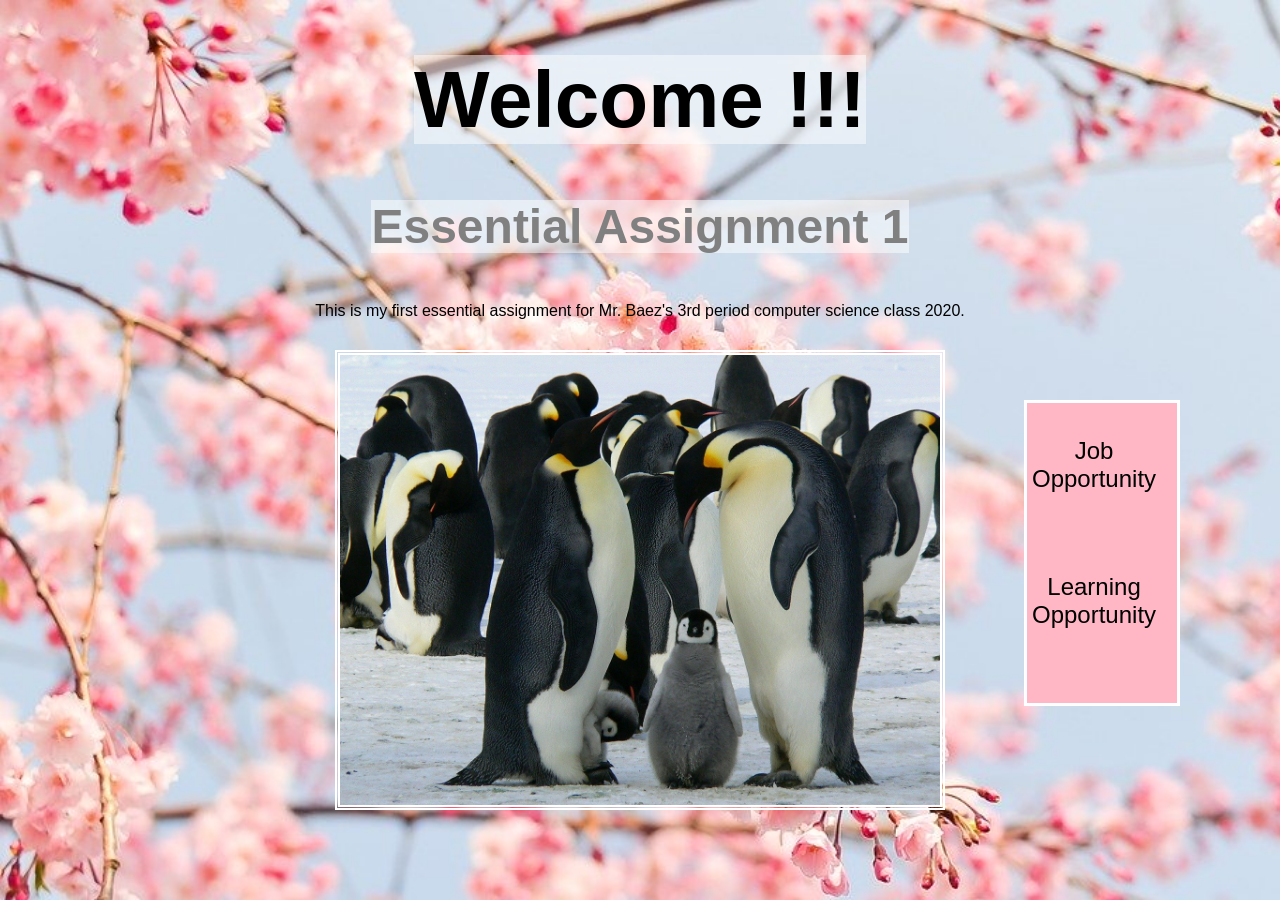
<file: index.html>
<!DOCTYPE html>
<html>
    <head>
        <link rel="stylesheet" type="text/css" href="style.css">
        <meta http-equiv="Content-Style-Type" content="text/css">
    </head>
    <body>
        <h1 style="font-size: 5em;"><span>Welcome !!!</span></h1>
        <h3 style="font-size: 3em;"><span>Essential Assignment 1</span></h3>
        <p>This is my first essential assignment for Mr. Baez's 3rd period computer science class 2020.</p>
        <div class="sidebar">
            <ul>
                <li><a href="job.html">Job Opportunity</a></li>
                <li><a href="learn.html">Learning Opportunity</a></li>
            </ul>
        </div>
        <img src="images/penguins.jpg" class="penguins">
    </body>
</html>
</file>
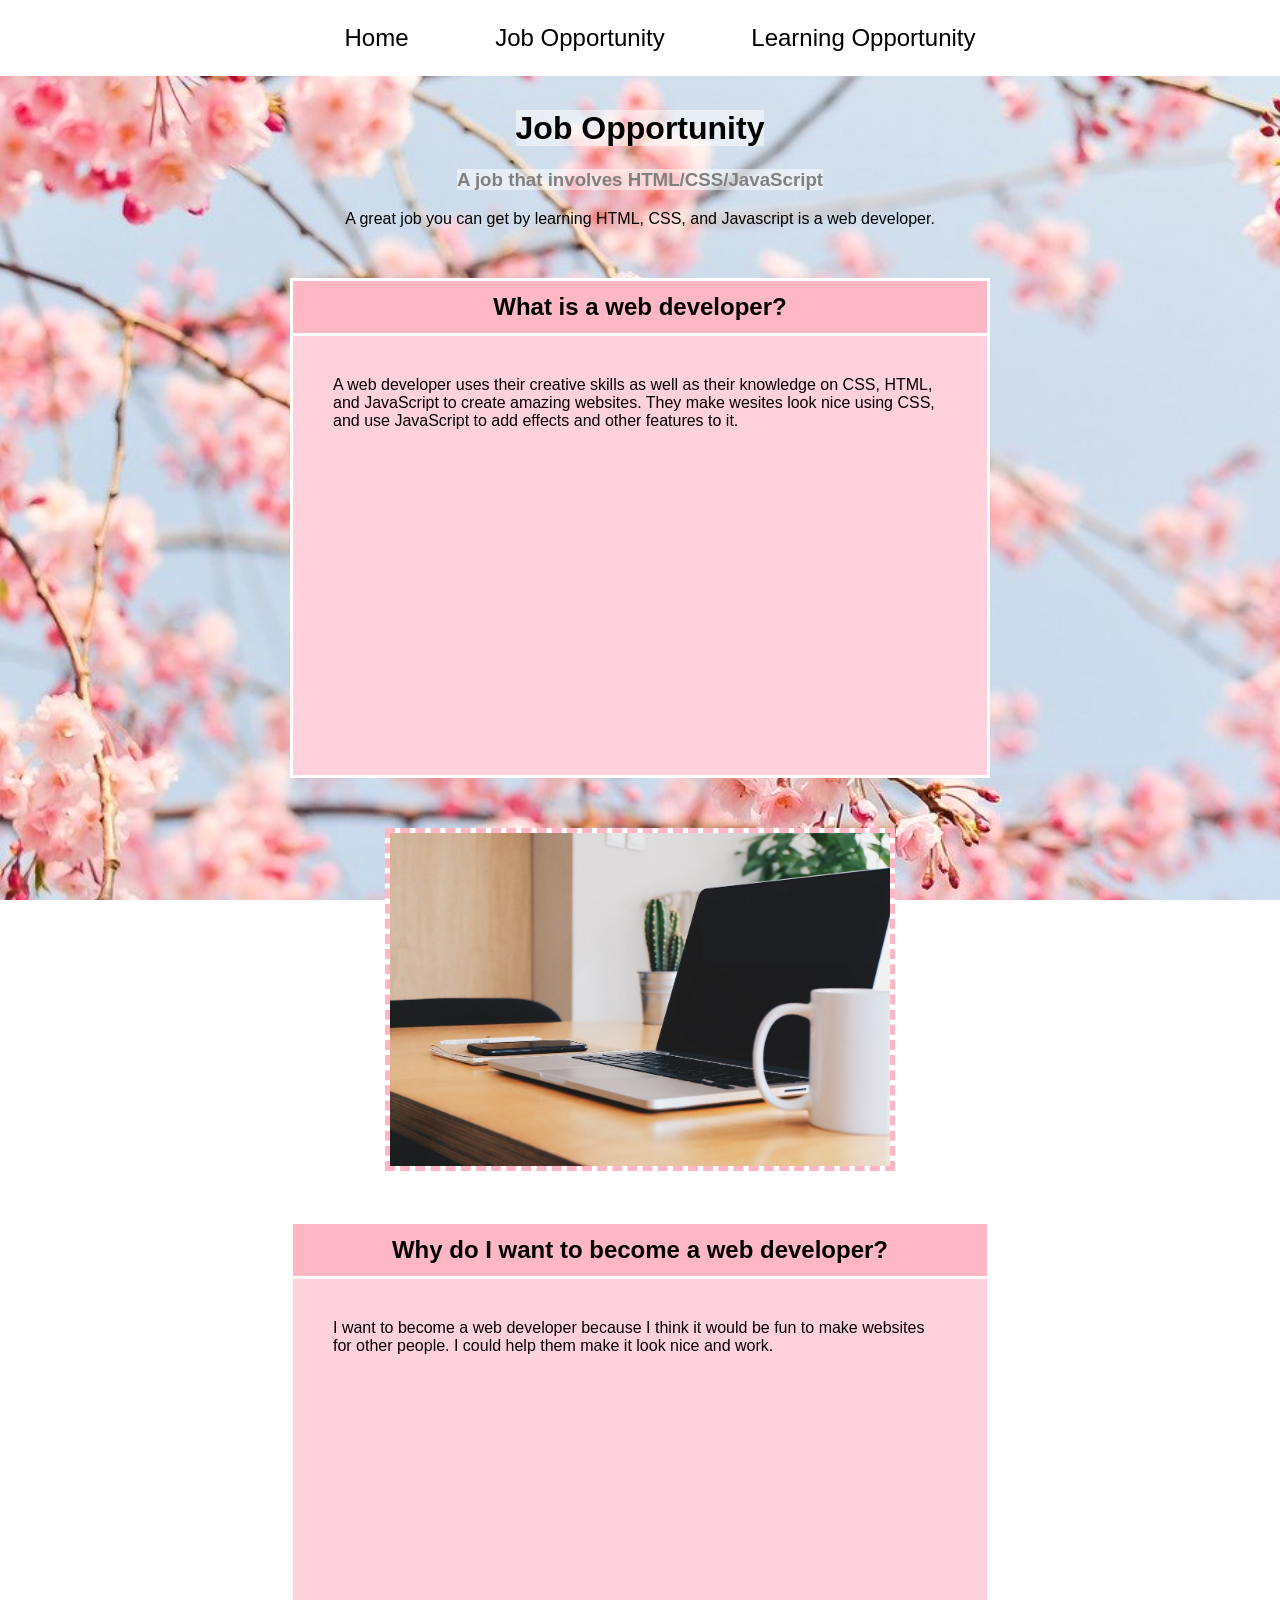
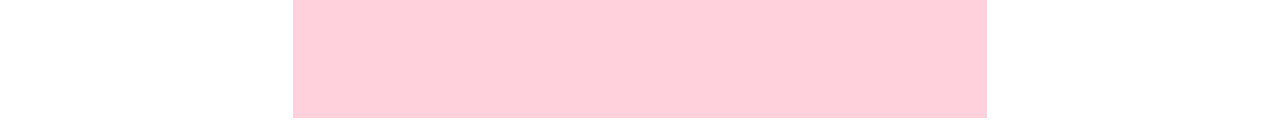
<file: job.html>
<!DOCTYPE html>
<html>
    <head>
        <link rel="stylesheet" type="text/css" href="style.css">
        <meta http-equiv="Content-Style-Type" content="text/css">
    </head>

    <body>
        <div class="navbar">
            <ul>
            <li><a href="welcome.html">Home</a></li>
            <li><a href="job.html">Job Opportunity</a></li>
            <li><a href="learn.html">Learning Opportunity</a></li>
            </ul>
        </div>
        <div class="contents">
            <h1><span>Job Opportunity</span></h1>
            <h3><span>A job that involves HTML/CSS/JavaScript</span></h3>
            <p>A great job you can get by learning HTML, CSS, and Javascript is a web developer.</p>
            <table class="box">
                <tr>
                    <th class="header">What is a web developer?</th>
                </tr>
                <tr>
                    <td>A web developer uses their creative skills as well as their knowledge on CSS, HTML, and JavaScript to create amazing websites. They make wesites look nice using CSS, and use JavaScript to add effects and other features to it.</td>
                </tr>
            </table>
            <img src="images/computer.jpg" class="computer">
            <table class="box">
                <tr>
                    <th class="header">Why do I want to become a web developer?</th>
                </tr>
                <tr>
                    <td>I want to become a web developer because I think it would be fun to make websites for other people. I could help them make it look nice and work.</td>
                </tr>
            </table>
            
        </div>
    </body>
</html>
</file>
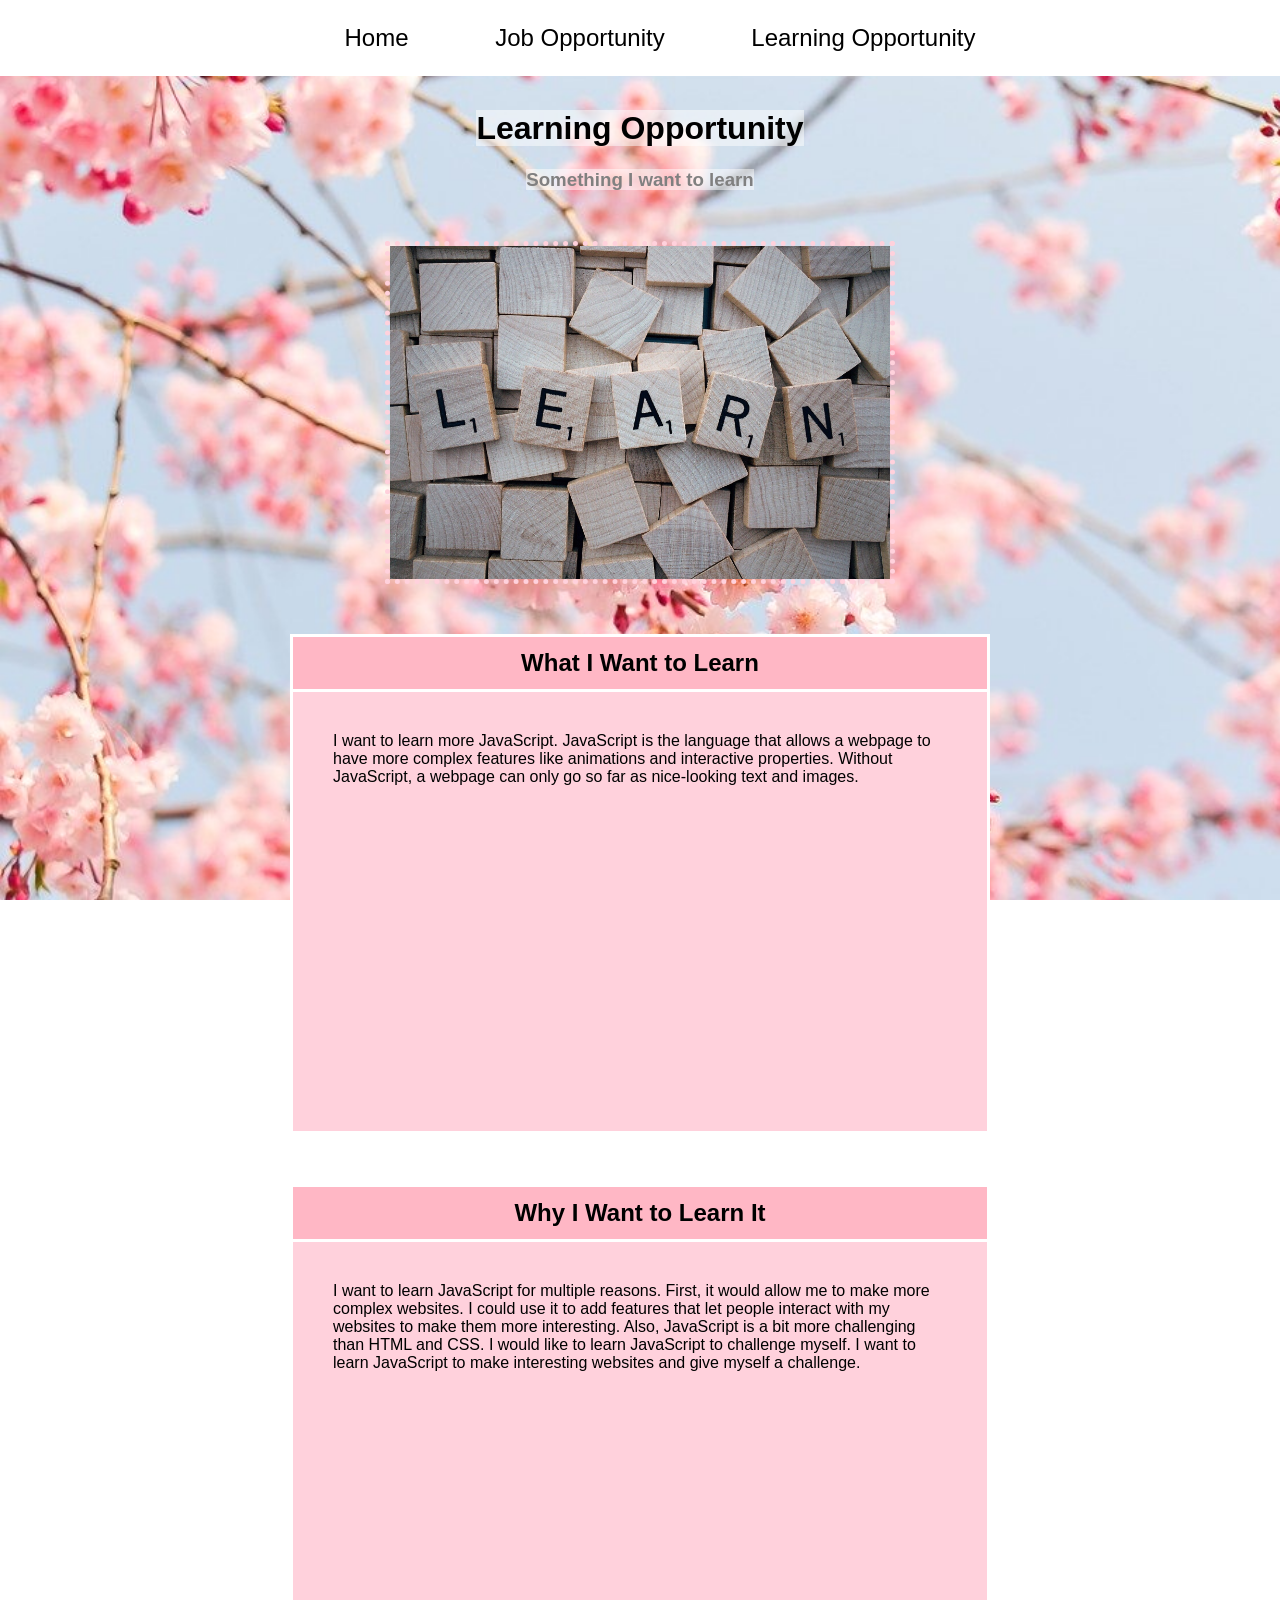
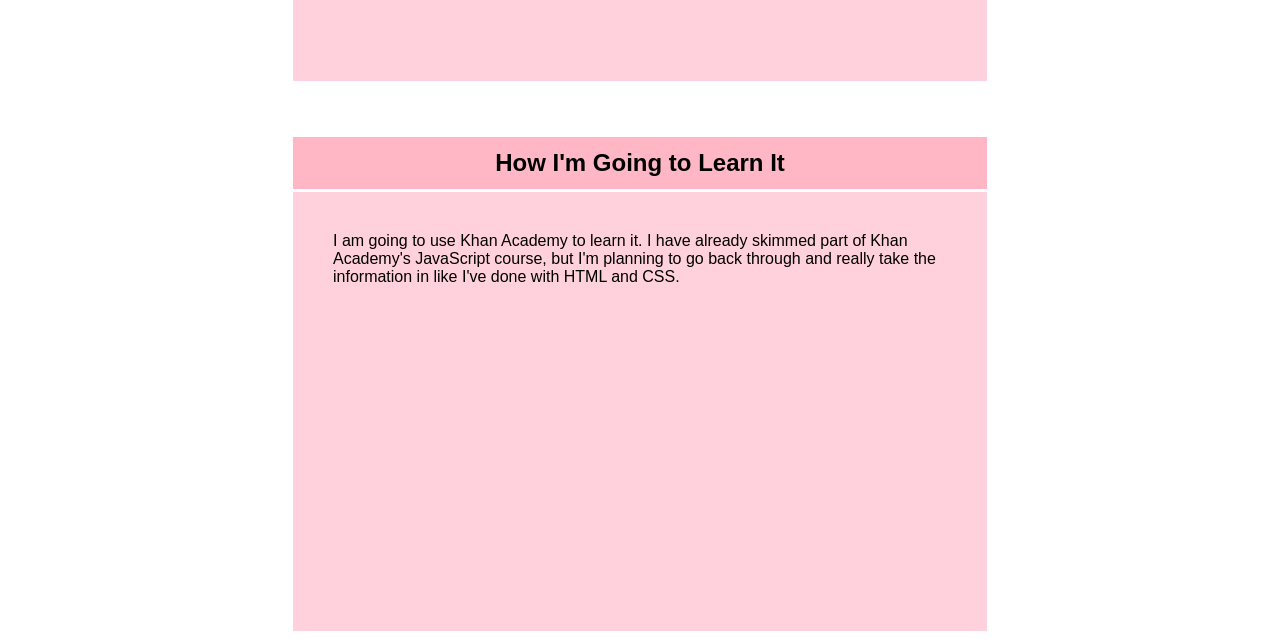
<file: learn.html>
<!DOCTYPE html>
<html>
    <head>
        <link rel="stylesheet" type="text/css" href="style.css">
        <meta http-equiv="Content-Style-Type" content="text/css">
    </head>

    <body>
            <div class="navbar">
            <ul>
            <li><a href="welcome.html">Home</a></li>
            <li><a href="job.html">Job Opportunity</a></li>
            <li><a href="learn.html">Learning Opportunity</a></li>
            </ul>
            </div>
        <div class="contents">
            <h1><span>Learning Opportunity</span></h1>
            <h3><span>Something I want to learn</span></h3>
            <img src="images/learn.jpg" class="learn">
            <table class="box">
                <tr>
                    <th class="header">What I Want to Learn</th>
                </tr>
                <tr>
                    <td>I want to learn more JavaScript. JavaScript is the language that allows a webpage to have more complex features like animations and interactive properties. Without JavaScript, a webpage can only go so far as nice-looking text and images.</td>
                </tr>
            </table>
            <table class="box">
                <tr>
                    <th class="header">Why I Want to Learn It</th>
                </tr>
                <tr>
                    <td>I want to learn JavaScript for multiple reasons. First, it would allow me to make more complex websites. I could use it to add features that let people interact with my websites to make them more interesting. Also, JavaScript is a bit more challenging than HTML and CSS. I would like to learn JavaScript to challenge myself. I want to learn JavaScript to make interesting websites and give myself a challenge.</td>
                </tr>
            </table>
            <table class="box">
                <tr>
                    <th class="header">How I'm Going to Learn It</th>
                </tr>
                <tr>
                    <td>I am going to use Khan Academy to learn it. I have already skimmed part of Khan Academy's JavaScript course, but I'm planning to go back through and really take the information in like I've done with HTML and CSS.</td>
                </tr>
            </table>
        </div>
    </body>
</html>
</file>
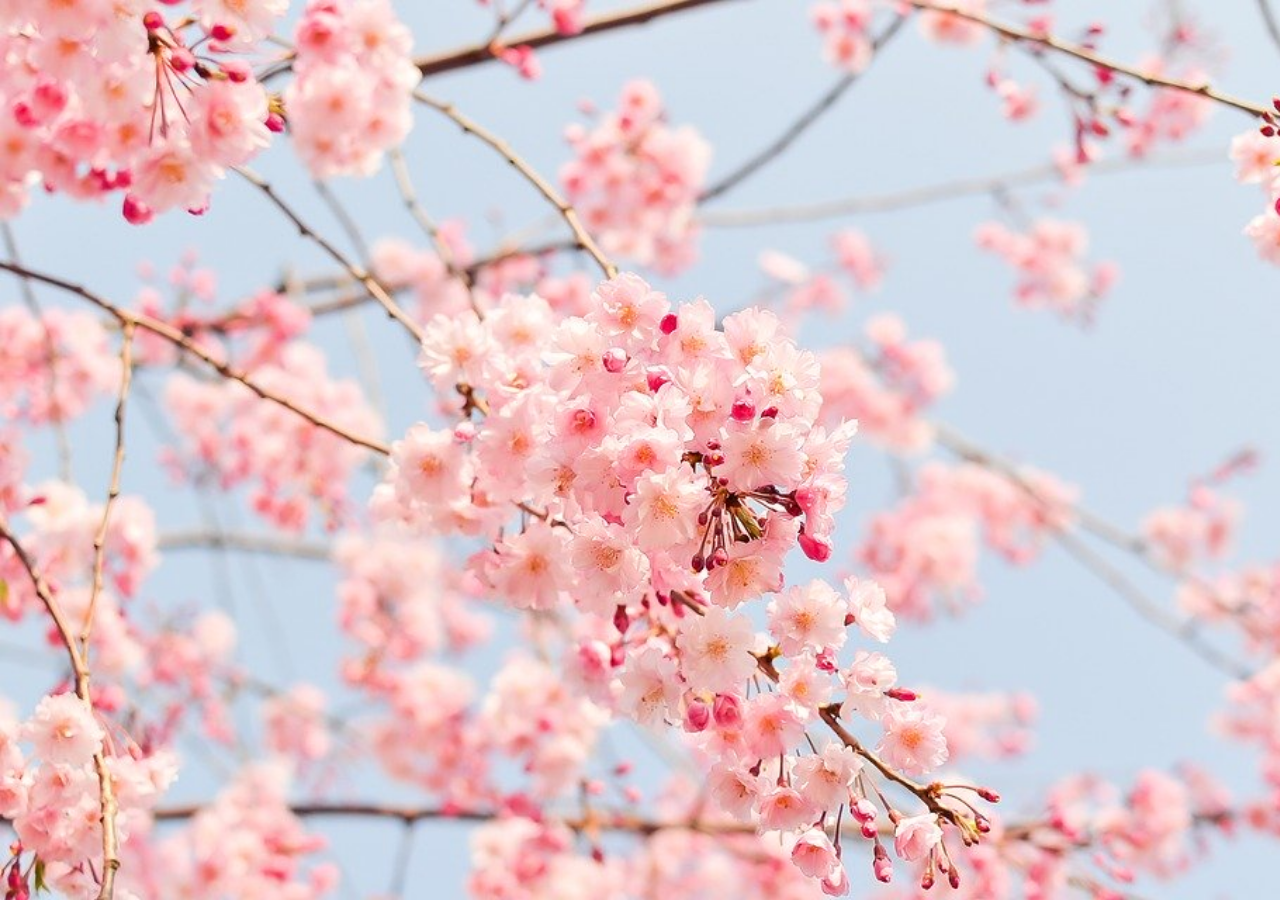
<file: style.html>
<!DOCTYPE html>
<html>
<style>
    body {
            background-image: url('images/cherry_tree.jpg');
            background-repeat: no-repeat;
            background-attachment: fixed;
            background-size: cover;
            font-family: "Comic Sans MS", cursive, sans-serif;
        }
        h1 {
            text-align: center;

        }

        h3 {
            color: gray;
            text-align: center;
        }
        
        * {
            cursor: url(http://cur.cursors-4u.net/cursors/cur-3/cur242.ani), url(http://cur.cursors-4u.net/cursors/cur-3/cur242.png), auto !important;
        }

        .box1 {
            border-style: solid;
            border-color: white;
            width: 1000px;
            height: 500px;
            border-collapse: collapse;
            background-color: #ffb7c5;
            margin: 0 auto;
        }

        .box2 {
            border-style: solid;
            border-color: white;
            width: 1000px;
            height: 500px;
            border-collapse: collapse;
            background-color: #ffb7c5;
            margin: 0 auto;
            margin-top: 50px;
        }

        .header {
            border-style: solid;
            border-color: white;
            height: 50px;
        }

        td {
            text-align: left;
            vertical-align: top;
            background-color: #ffd1dc;
        }
</style>
</html>
</file>
<file: style.css>
/* All */
    html {
            scroll-behavior: smooth;
    }

    body {
            font-family: "Comic Sans MS", cursive, sans-serif;
            background-image: url('images/cherry_tree.jpg');
            background-repeat: no-repeat;
            background-attachment: fixed;
            background-size: cover;
            animation: fadeInAnimation ease 1s; 
            animation-iteration-count: 1; 
            animation-fill-mode: forwards; 
        }

        @keyframes fadeInAnimation { 
            0% { 
                opacity: 0; 
            } 
            100% { 
                opacity: 1; 
            } 
        } 

    h1 {
            text-align: center;
    }

    h1 span {
            background-color: rgba(255,255,255,0.5);
        }

    h3 {
            text-align: center;
            color: grey;
        }

    h3 span {
            background-color: rgba(255,255,255,0.5);
            text-align: center;
    }
    
    p {
            text-align: center;
    }

    /* Welcome */
    .sidebar {
        position: fixed;
        right: 100px;
        top: 400px;
        height: 300px;
        width: 150px;
        background-color: #ffb7c5;
        border-style: solid;
        border-width: 3px;
        border-color: white;
        overflow: hidden;
        list-style: none;
        color: black;
        font-size: 150%;
    }

    .sidebar li {
        padding: 40px;
        text-decoration: none;
        display: inline-block;
        text-align: center;
        position: relative;
        bottom: 30px;
        right: 75px;
    }

    .sidebar li a {
        transition: color 0.3s ease-out;
        color: black;
        text-decoration: none;
    }

    .sidebar li a:hover {
        color: white;
        text-decoration: none;
    }

    .sidebar li a:visited {
        color: white;
        text-decoration: none;
        overflow: hidden;
    }

    /* Job Opportunity and Learning Opportunity */
    .box {
            border-style: solid;
            border-color: white;
            width: 700px;
            height: 500px;
            border-collapse: collapse;
            background-color: #ffb7c5;
            margin: auto;
            margin-top: 50px;
        }

    .header {
            border-style: solid;
            border-color: white;
            height: 50px;
        }

    th {
        font-size: x-large;
    }

    td {
            text-align: left;
            vertical-align: top;
            background-color: #ffd1dc;
            padding: 40px;
        }

 
    .contents {
        padding-top: 81px;
    }
    
    .navbar {
        font-size: x-large;
        overflow: hidden;
        background-color: white;
        position: fixed;
        top: 0;
        right: 0;
        left: 0;
        width: 100%;
        display: inline-block;
        text-align: center;
        list-style: none;
        margin-left: 0px;
    }

    .navbar li {
        text-align: center;
        padding: 0px 40px;
        text-decoration: none;
        display: inline-block;
    }
    
    .navbar li a {
        transition: color 0.5s ease-out;
        color: black;
        text-decoration: none;
    }
    .navbar li a:hover {
        color: #ffb7c5;
    }

    /* Pictures */
    .penguins {
        width: 600px;
        display: block;
        margin-left: auto;
        margin-right: auto;
        border-style: double;
        border-color: white;
        border-width: 5px;
        margin-top: 30px;
    }

    .computer {
        margin: auto;
        margin-top: 50px;
        border-style: dashed;
        border-width: 5px;
        color: #ffb7c5;
        width: 500px;
        background-color: white;
        display: block;
    }

    .learn {
        width: 500px;
        margin: auto;
        border-style: dotted;
        color: #ffd1dc;
        display: block;
        margin-top: 50px;
        border-width: 5px;
    }
</file>
